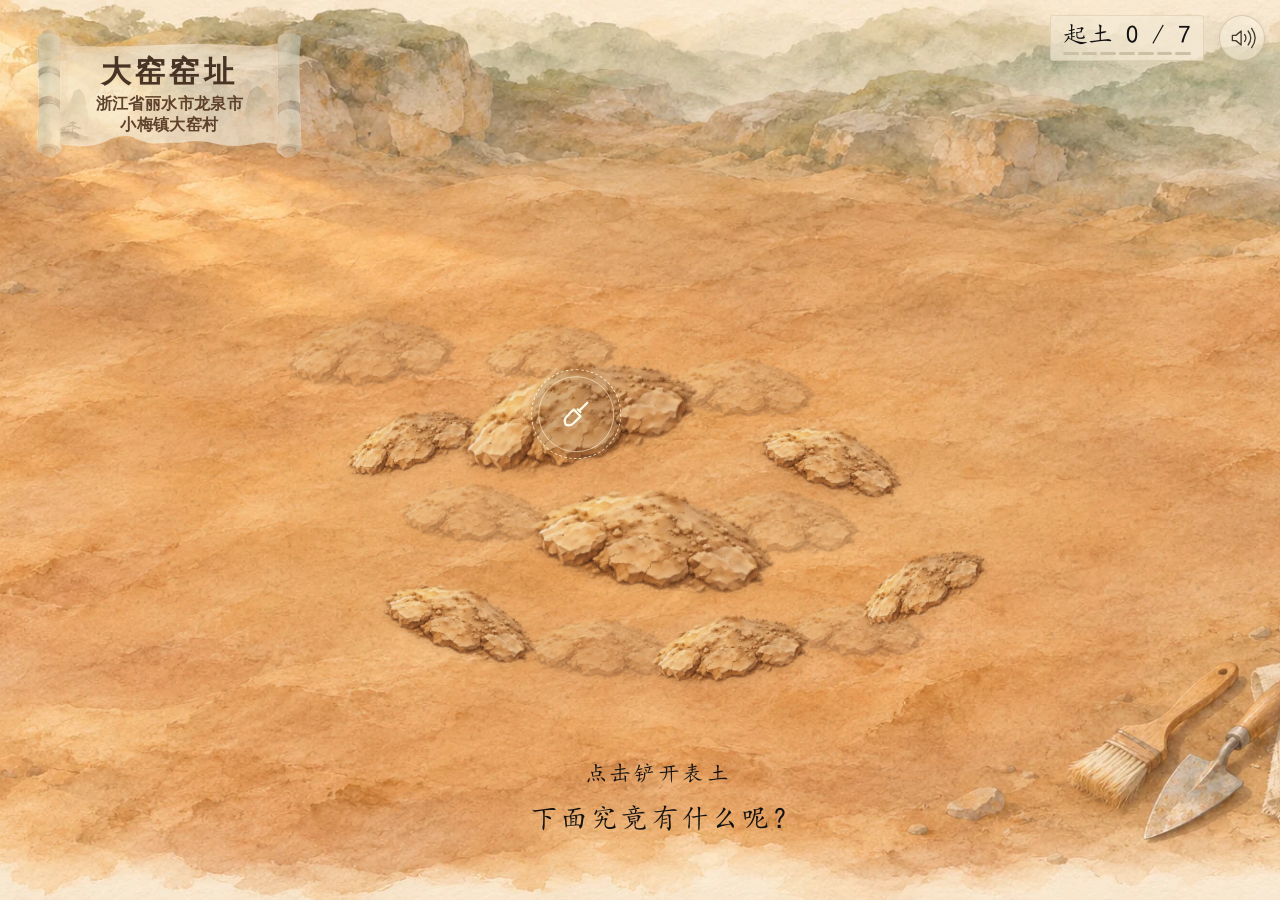
<file: index.html>
<!doctype html>
<html lang="zh-CN">
<head>
  <meta charset="utf-8">
  <meta name="viewport" content="width=device-width, initial-scale=1">
  <title>瓷光重现</title>
  <style>
    html, body {
      margin: 0;
      overflow: hidden;
      background: #211b16;
    }

    .landscape-view {
      position: fixed;
      top: 0;
      left: 0;
      width: 100vw;
      height: 100vh;
      width: 100dvw;
      height: 100dvh;
    }

    #experience {
      display: block;
      width: 100%;
      height: 100%;
      border: 0;
    }

    @media (orientation: portrait) {
      .landscape-view {
        /* Give each chapter landscape dimensions and rotate its viewport as one unit. */
        left: 100%;
        width: 100vh;
        height: 100vw;
        width: 100dvh;
        height: 100dvw;
        transform-origin: top left;
        transform: rotate(90deg);
      }
    }
  </style>
  <script>
    window.addEventListener('message', (event) => {
      const chapter = document.getElementById('experience');
      if (event.origin !== location.origin || event.source !== chapter?.contentWindow) return;
      if (event.data?.type === 'celadon:repair-ready') {
        event.source.postMessage({ type: 'celadon:host-visibility', visible: true }, location.origin);
      }
    });
  </script>
</head>
<body>
  <main class="landscape-view">
    <iframe id="experience" title="瓷光重现互动体验" src="/start/" allow="autoplay; fullscreen" allowfullscreen></iframe>
  </main>
</body>
</html>
</file>
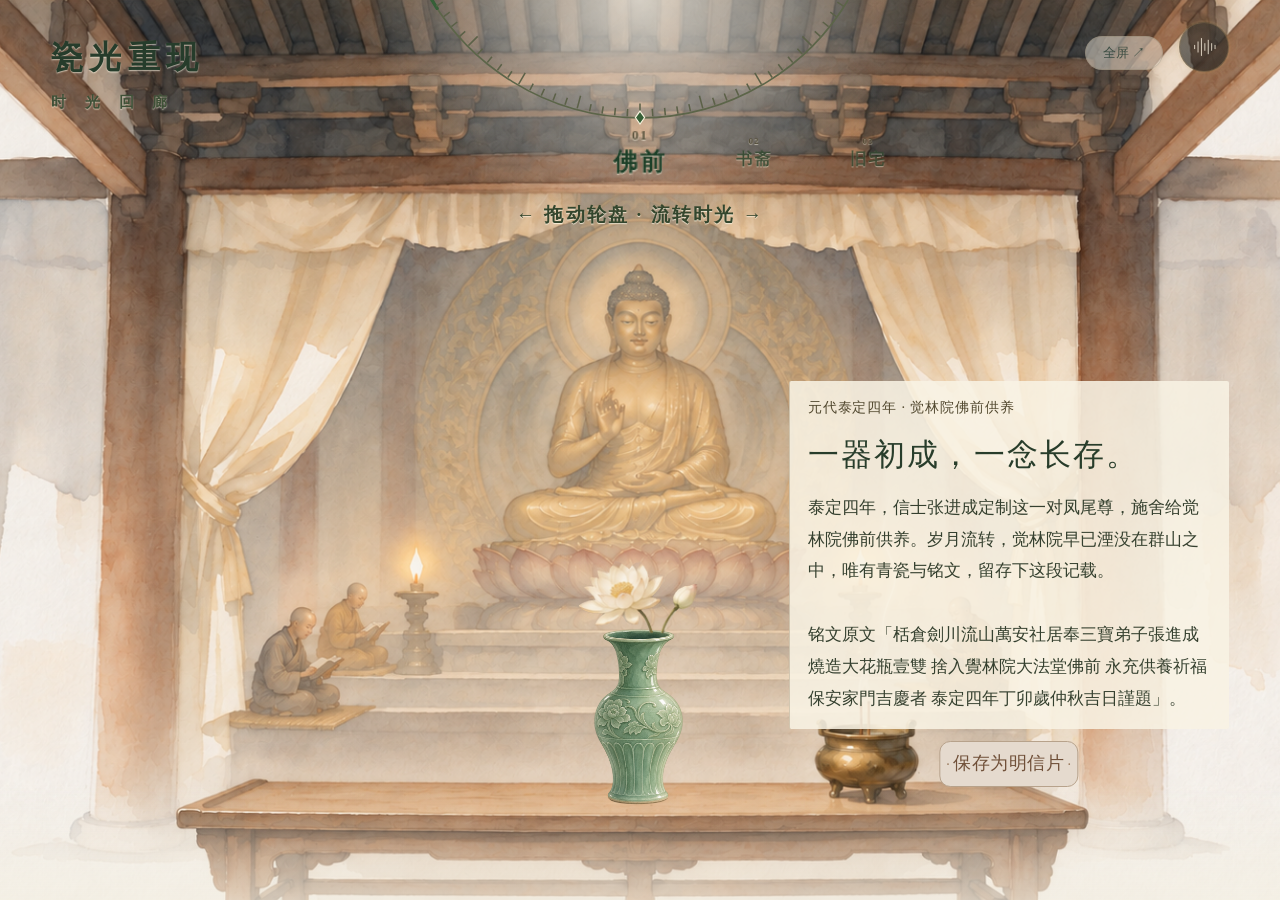
<file: gallery/index.html>
<!doctype html><html lang="zh-CN"><meta charset="utf-8"><meta name="viewport" content="width=device-width,initial-scale=1"><title>瓷光重现 · 时光回廊</title><meta http-equiv="refresh" content="0;url=修改前调整版/index.html"><script>location.replace(new URL('修改前调整版/index.html',location.href).href)</script><a href="修改前调整版/index.html">进入时光回廊</a></html>
</file>
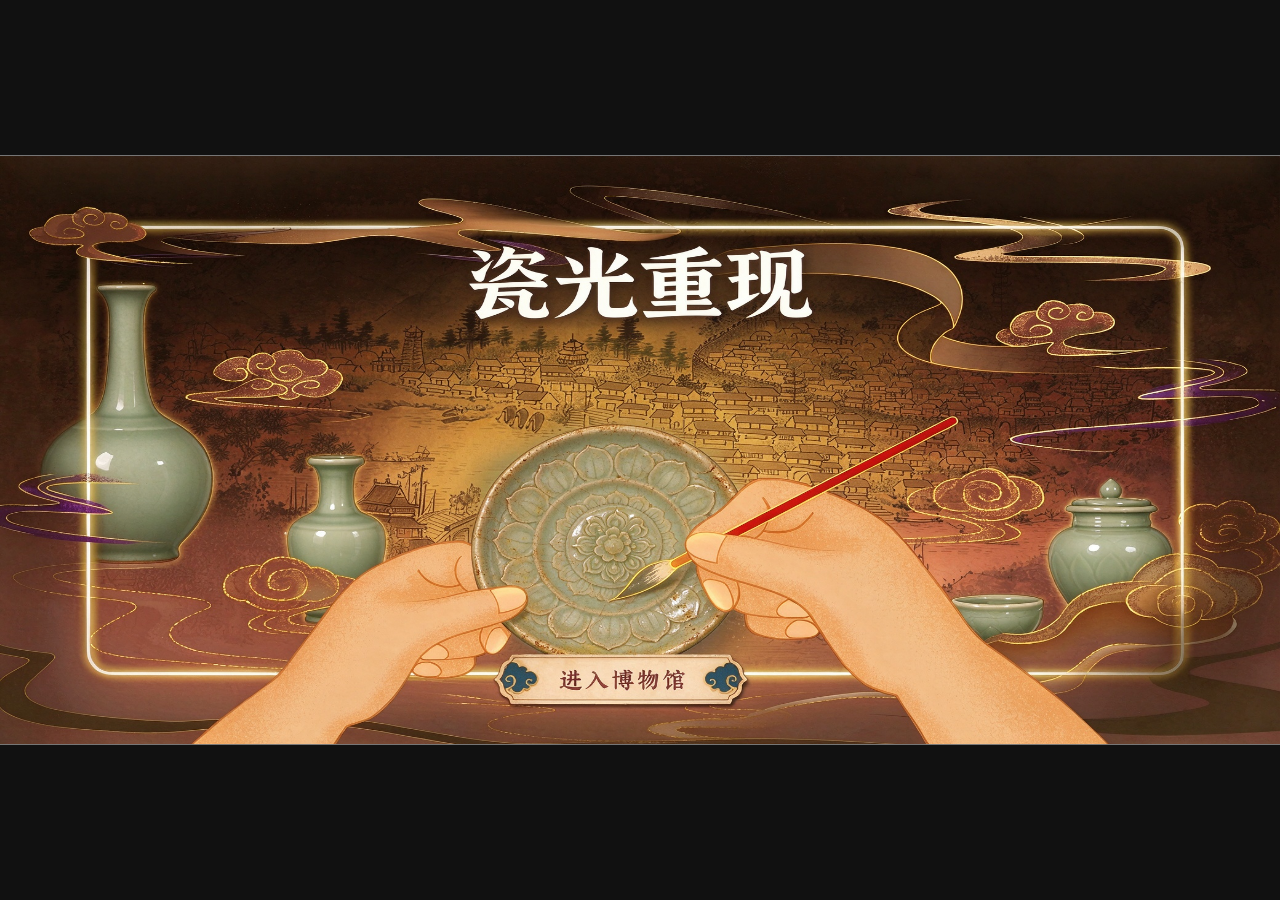
<file: home/index.html>
<!doctype html>
<html lang="zh-CN">
  <head>
    <meta charset="UTF-8" />
    <meta name="viewport" content="width=device-width, initial-scale=1, viewport-fit=cover" />
    <meta name="theme-color" content="#f5f1ea" />
    <title>瓷光重现 · 主页</title>
    <script type="module" src="/home/assets/model-viewer-4.0.0.min.js"></script>
    <script type="module" crossorigin src="/home/assets/index-C-mFAxhn.js"></script>
    <link rel="stylesheet" crossorigin href="/home/assets/index-CPInpF4U.css">
    <link rel="stylesheet" href="/home/assets/chapter-links.css">
  </head>
  <body>
    <div id="root"></div>
  </body>
</html>
</file>
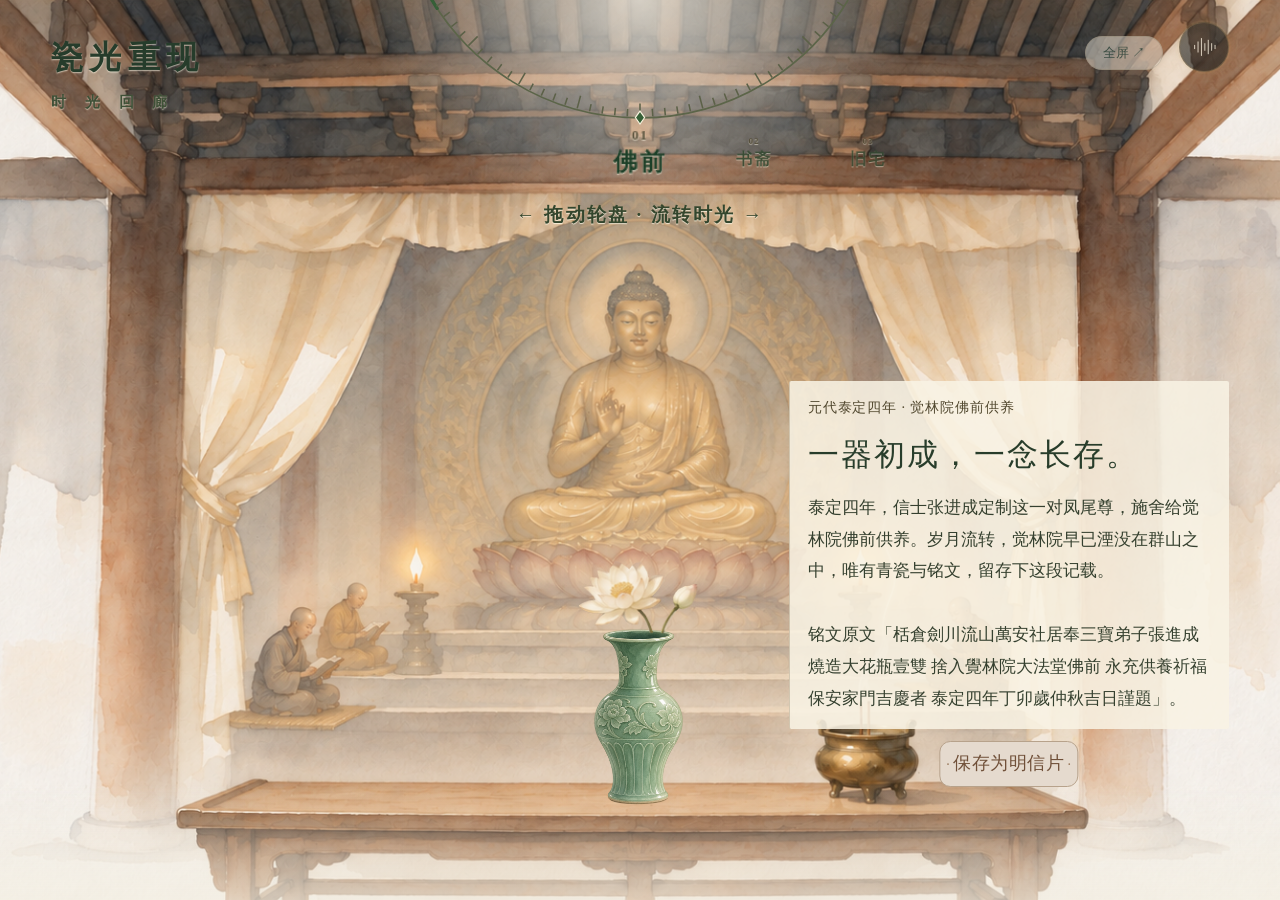
<file: gallery/修改前调整版/index.html>
<!doctype html><html lang="zh-CN"><meta charset="utf-8"><meta name="viewport" content="width=device-width,initial-scale=1"><title>瓷光重现 · 时光回廊</title><link rel="stylesheet" href="../style.css"><link rel="stylesheet" href="revision.css?v=clean-celadon-12"><link rel="stylesheet" href="../top-wheel.css?v=larger-guide-4"><link rel="stylesheet" href="gallery-sound-control.css?v=paper-position-fix-15"><link rel="stylesheet" href="gallery-petals.css?v=1"><main><div id="scenery"></div><div class="wash"></div><header><a href="#" id="brand">瓷光重现<small>时 光 回 廊</small></a><div class="tools"><button id="fullscreen">全屏 ↗</button></div></header><section aria-live="polite"><div id="period"></div><h1 id="title"></h1><p id="description"></p></section><div id="artifact"><img class="body" src="assets/vase.png" alt="随岁月变化的龙泉青瓷" draggable="false"><div id="contents" aria-label="瓶内物品"><svg class="stem-bridge" viewBox="0 0 100 100" preserveAspectRatio="none" aria-hidden="true"><g fill="none" stroke-linecap="round"><path d="M42 90 Q44 98 48 108 M45 89 Q46 100 49 108 M54 91 Q53 101 51 108" stroke="#626039" stroke-width="1.35"/><path d="M42 90 Q44 98 48 108 M45 89 Q46 100 49 108 M54 91 Q53 101 51 108" stroke="#aaa26a" stroke-width=".35"/></g></svg><img alt="" draggable="false"></div><img class="lip" src="assets/vase.png" alt="" draggable="false"><div class="museum-light" aria-hidden="true"></div></div><div id="glass"><svg viewBox="0 0 1668 943" preserveAspectRatio="xMidYMid slice"><path d="M242 0L807 105L812 792L239 759Z" fill="#e5f5df" opacity=".04"/><path d="M785 119L786 704" stroke="#fff" stroke-width="2" opacity=".16"/><path d="M258 177L276 151L732 244L732 250Z" fill="#fff" opacity=".025"/></svg></div><aside>龙泉青瓷<span>缠枝牡丹纹凤尾尊</span></aside><nav class="time-wheel" aria-label="拖动时光轮盘"><svg class="dial-face" viewBox="0 0 600 180" aria-hidden="true"><path class="dial-base" d="M77 0 A260 260 0 0 0 523 0"/><path class="dial-progress" d="M77 0 A260 260 0 0 0 523 0" pathLength="100"/><defs><clipPath id="dialTickWindow" clipPathUnits="userSpaceOnUse"><path fill-rule="evenodd" clip-rule="evenodd" d="M37 -135 A263 263 0 1 0 563 -135 A263 263 0 1 0 37 -135 Z M57 -135 A243 243 0 1 1 543 -135 A243 243 0 1 1 57 -135 Z"/></clipPath></defs><g clip-path="url(#dialTickWindow)"><g class="ring-ticks"></g></g><g id="ticks" visibility="hidden"></g><path class="dial-pointer" d="M300 119 l5 7 -5 7 -5 -7 Z"/></svg><div class="eras"><button data-era="0"><small>01</small>佛前</button><button data-era="1"><small>02</small>书斋</button><button data-era="2"><small>03</small>旧宅</button><button data-era="3"><small>04</small>博物馆</button></div><span id="progress" aria-hidden="true"></span><p class="dial-guidance"><span class="hint-left" aria-hidden="true">←</span> 拖动轮盘 · 流转时光 <span class="hint-right" aria-hidden="true">→</span></p></nav><div id="loading">正在展开时光画卷…</div><a class="postcard-entry" id="postcard-entry" href="postcard.html?scene=0">保存为明信片</a></main><script src="gallery-sound-control.js?v=9"></script><script src="scene-audio.js?v=postcard-polish-13"></script><script src="gallery-petals.js?v=incense-trial-19"></script><script src="incense-smoke.js?v=aligned-origin-2"></script><script src="app.js?v=incense-trial-19"></script><script src="../top-wheel.js?v=readable-1"></script><script src="../card-type.js?v=2"></script><script src="postcard-entry.js?v=2"></script></html>
</file>
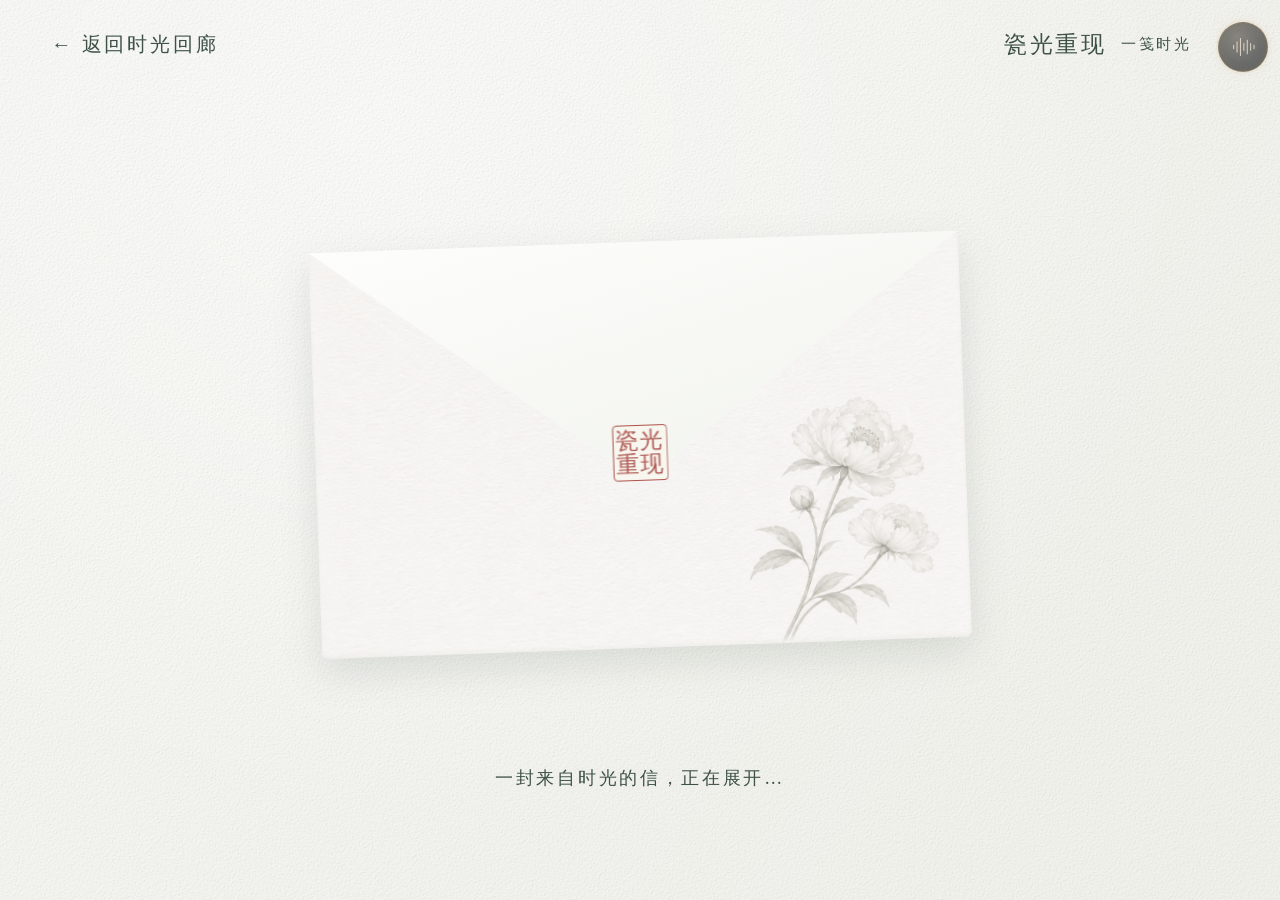
<file: gallery/修改前调整版/postcard.html>
<!doctype html>
<html lang="zh-CN"><head><meta charset="utf-8"><meta name="viewport" content="width=device-width,initial-scale=1"><title>瓷光重现 · 一笺时光</title><link rel="stylesheet" href="postcard.css?v=real-back-3"></head>
<body><svg class="paper-noise" aria-hidden="true"><filter id="grain"><feTurbulence type="fractalNoise" baseFrequency=".7" numOctaves="3" stitchTiles="stitch"/><feDiffuseLighting lighting-color="#fff" surfaceScale="1.2"><feDistantLight azimuth="225" elevation="55"/></feDiffuseLighting></filter><rect width="100%" height="100%" filter="url(#grain)"/></svg>
<link rel="stylesheet" href="gallery-sound-control.css?v=paper-position-fix-15"><header><a id="back" href="index.html">← 返回时光回廊</a><span>瓷光重现 <small>一笺时光</small></span></header>
<main><div class="stage" id="stage"><div class="envelope" id="envelope"><div class="envelope-inner"></div><button class="postcard" id="postcard" aria-label="翻转明信片" disabled><span class="card-turn"><span class="card-front"><img id="scene" alt="当前时代的青瓷明信片"><span class="caption" id="caption"></span></span><span class="card-back"><img src="assets/postcard/back.png?v=right-edge-4" alt="青瓷牡丹纹明信片背面"></span></span></button><div class="envelope-front"></div><div class="fold fold-left"></div><div class="fold fold-right"></div><div class="flap"><div class="flap-paper"></div><span class="seal">瓷光<br>重现</span></div></div></div>
<div class="postcard-controls"><p class="status" id="status" role="status">一封来自时光的信，正在展开…</p><div class="actions" id="actions" hidden><button id="flip">翻看背面</button><button id="download" type="button">保存</button></div></div></main><script src="gallery-sound-control.js?v=9"></script><script src="postcard-envelope-audio.js?v=book-page-20"></script><script src="postcard.js?v=postcard-polish-13"></script></body></html>
</file>
<file: home/assets/index-CPInpF4U.css>
:root{color:#333;font-synthesis:none;background:#111;font-family:STSong,SimSun,serif}*{box-sizing:border-box}html,body,#root{width:100%;min-height:100%;margin:0}body{background:#111;min-width:320px;min-height:100vh;overflow:hidden}button{font:inherit;cursor:pointer;border:0}.stage{background:#111;position:fixed;inset:0;overflow:hidden}.canvas-shell{transform-origin:50%;background:#fff;width:874px;height:402px;position:absolute;top:50%;left:50%;overflow:hidden}.scene{background:#fff;width:874px;height:402px;position:relative;overflow:hidden}.scene-bg{object-fit:fill;z-index:1;width:874px;height:402px;position:absolute;inset:0}.museum-scene{background:#1d242a}.museum-scene>.scene-bg{object-fit:cover}.gold-particles{z-index:3;pointer-events:none;position:absolute;inset:0;overflow:hidden}.gold-particles i{opacity:0;mix-blend-mode:screen;background:linear-gradient(135deg,#fff2a6 0%,#e7af28 48%,#fff0a0 75%,#b9780d 100%);border-radius:38% 62% 48% 52%;animation:7s linear infinite gold-particle-fall;display:block;position:absolute;top:-12px;box-shadow:0 0 6px 1px #ffd652e6}.gold-particles i:nth-child(3n){clip-path:polygon(50% 0,100% 28%,76% 100%,18% 78%,0 32%);border-radius:67% 33% 58% 42%}.gold-particles i:nth-child(3n+1){clip-path:polygon(18% 0,92% 16%,100% 66%,58% 100%,0 72%)}.gold-particles i:nth-child(3n+2){clip-path:polygon(42% 0,100% 18%,82% 84%,28% 100%,0 40%)}.gold-particles i:nth-child(3n){animation-duration:8.5s}.gold-particles i:nth-child(2n){animation-duration:6.2s}@keyframes gold-particle-fall{0%{opacity:0;transform:translateY(-15px)rotate(0)scale(.65)}10%{opacity:1}48%{opacity:.98;transform:translate(6px,205px)rotate(125deg)scale(1.7)}78%{opacity:.75}to{opacity:0;transform:translate(12px,430px)rotate(260deg)scale(1.25)}}.archive-artifact-hit{z-index:5;cursor:pointer;background:0 0;border:0;width:128px;height:160px;position:absolute;top:34px;left:264px}.archive-artifact-hit-lower{top:228px}.archive-artifact-hit-lower-left{top:228px;left:132px}.archive-artifact-hit-upper-left{top:34px;left:132px}.archive-artifact-hit-upper-right{width:140px;height:172px;top:34px;left:486px}.archive-artifact-hit-upper-right-second{width:140px;height:190px;top:34px;left:642px}.archive-artifact-hit-lower-right{width:140px;height:170px;top:228px;left:486px}.archive-artifact-hit-lower-right-second{width:140px;height:138px;top:260px;left:642px}.repair-card-overlay{z-index:20;background:#0000002e;border:0;justify-content:center;align-items:center;width:874px;height:402px;margin:0;padding:0;display:flex;position:absolute;top:0;left:0}.repair-card-overlay img{object-fit:contain;object-position:50% 50%;pointer-events:none;width:100%;height:100%;margin:auto;display:block}.repair-model{z-index:4;--poster-color:transparent;background:0 0;width:390px;height:285px;position:absolute;top:72px;left:208px;transform:scale(.88)}.scene-back-arrow,.repair-card-back-arrow{z-index:12;cursor:pointer;background:0 0;border:0;place-items:center;width:38px;height:28px;padding:0;display:grid;position:absolute;top:12px;left:14px}.scene-back-arrow img,.repair-card-back-arrow img{object-fit:contain;pointer-events:none;width:100%;height:100%}.floating-gallery{z-index:4;perspective:650px;width:610px;height:260px;transform-style:preserve-3d;pointer-events:auto;position:absolute;top:50%;left:calc(50% + 45px);transform:translate(-50%,-43%)}.floating-gallery.is-dragging{cursor:grabbing}.floating-gallery.is-dragging .gallery-card{cursor:grabbing;transition:none}.gallery-hit{appearance:none;cursor:pointer;background:0 0;border:0;padding:0;display:block;position:absolute}.gallery-card{appearance:none;color:#0000;width:165px;height:202px;box-shadow:none;-webkit-backdrop-filter:none;backdrop-filter:none;transform-style:preserve-3d;transform-origin:50% 50% 0;pointer-events:none;background:0 0;border:0;border-radius:0;outline:none;place-items:center;display:grid;position:absolute;overflow:visible}.gallery-card:after{display:none}.gallery-card img{z-index:1;object-fit:contain;pointer-events:none;filter:drop-shadow(0 10px 9px #0000004d);width:82%;height:82%;position:relative}.gallery-card-four img{mix-blend-mode:multiply}.gallery-card-image{box-shadow:none;-webkit-backdrop-filter:none;backdrop-filter:none;background:0 0;border:0;border-radius:0;overflow:hidden}.gallery-card-image:after{display:none}.gallery-card-image img{object-fit:fill;filter:drop-shadow(0 8px 8px #00000038);width:232px;max-width:none;height:232px;transform:translate(-33px,-10px)}.gallery-card-center{animation:5s ease-in-out infinite gallery-hover-center;box-shadow:inset 0 1px #ffffff4d,0 23px 35px #0006,0 5px 12px #0000004d}.gallery-card-center img{width:86%;height:86%}@keyframes gallery-hover-center{0%,to{margin-top:0}50%{margin-top:-6px}}.cloud-layer{object-fit:fill;pointer-events:none;z-index:2;opacity:.42;width:874px;height:402px;position:absolute;inset:0}.cloud-layer-a{animation:9s ease-in-out infinite alternate cloud-float-a}.cloud-layer-b{opacity:.24;animation:13s ease-in-out infinite alternate cloud-float-b}.home-bg{width:874px;left:0}.home-video{z-index:2;opacity:0;pointer-events:none;transition:opacity .2s}.home-video.ready{opacity:1}.home-start{z-index:6;color:#4f3825;text-align:center;background:linear-gradient(#fff0cf,#f4dcae);border:1px solid #8d6736a6;border-radius:18px;width:180px;height:36px;font-family:STSong,SimSun,serif;font-size:18px;line-height:34px;animation:.7s cubic-bezier(.22,.8,.25,1) both slide-up;position:absolute;top:348px;left:355px;box-shadow:0 2px 5px #412e1947}.home-archive-hit{z-index:6;cursor:pointer;background:0 0;border:0;width:280px;height:56px;padding:0;position:absolute;top:330px;left:297px}.home-enter-button{z-index:5;object-fit:fill;pointer-events:none;width:280px;height:56px;position:absolute;top:330px;left:297px}.page-home-back,.book-back{z-index:25;background:0 0;place-items:center;width:24px;height:24px;padding:0;display:grid;position:absolute}.page-home-back{z-index:26;top:13px;left:82px}.page-home-back i,.book-back i{border-bottom:2px solid #fff;border-left:2px solid #fff;width:9px;height:9px;margin-left:4px;display:block;transform:rotate(45deg)}.book-back i{border-color:#4f4f4f}.book-back{top:73px;left:164px}.intro-scene .book-back{top:64px;left:169px}.intro-scene:last-child .book-back{top:66px;left:168px}.book{z-index:2;width:599px;height:324px;position:absolute;top:39px;left:138px;overflow:hidden}.book img{width:654.9px;height:367.17px;position:absolute;top:0;left:0;transform:translate(-27.22px,-22.9px)}.intro-object{z-index:4;object-fit:contain;animation:.7s cubic-bezier(.22,.8,.25,1) both slide-up;position:absolute}.intro-object-one{width:147px;height:166px;top:98px;left:217px}.intro-object-two{width:154px;height:144px;top:118px;left:225px}.intro-object-three{width:82px;height:168px;top:90px;left:257px}.artifact-caption{z-index:4;color:#333;white-space:nowrap;font-size:14px;line-height:20px;position:absolute;top:271px;left:225px}.intro-scene .artifact-caption{text-align:left}.intro-copy{z-index:4;color:#333;text-align:justify;width:228px;height:245px;font-size:12px;line-height:17px;position:absolute;top:78px;left:461px;overflow:hidden}.intro-copy h2{text-align:center;text-indent:0;margin:0 0 5px;font-size:12px;font-weight:700;line-height:17px}.intro-copy p{text-indent:2em;text-align:justify;margin:0 0 5px}.cabinet-hotspot,.object-hotspot{z-index:20;background:0 0;position:absolute}.cabinet-left{width:50px;height:37px;top:365px;left:330px}.cabinet-right{width:50px;height:37px;top:365px;left:500px}.object-hotspot{width:160px;height:215px}.museum-object{top:103px;left:385px}.object2-object{width:199px;height:182px;top:153px;left:376px}.object3-object{width:131px;height:230px;top:97px;left:401px}.repair-journey{z-index:30;cursor:pointer;background:0 0;border:0;border-radius:12px;width:169.6px;height:24px;padding:0;position:absolute;bottom:14px;right:20px;overflow:hidden}.repair-journey img{object-fit:fill;width:169.6px;height:24px;display:block}@keyframes fade-in{0%{opacity:0}to{opacity:1}}@keyframes slide-up{0%{opacity:0;transform:translateY(48px)}to{opacity:1;transform:translateY(0)}}@keyframes cloud-float-a{0%{transform:translate(-34px)translateY(5px)scale(1)}to{transform:translate(34px)translateY(-7px)scale(1.05)}}@keyframes cloud-float-b{0%{transform:translate(42px)translateY(-5px)scale(1.04)}to{transform:translate(-42px)translateY(7px)scale(1)}}
</file>
<file: home/assets/chapter-links.css>
.repair-start-link {
  position: absolute;
  z-index: 5;
  left: 507px;
  top: 289px;
  width: 145px;
  height: 36px;
  border-radius: 12px;
}

.repair-start-link:hover {
  box-shadow: 0 0 12px #f4d392a6;
}

.repair-start-link:focus-visible {
  outline: 2px solid #fff2cd;
  outline-offset: 2px;
}
</file>
<file: gallery/style.css>
:root{--paper:#f3eee2;--ink:#3c4d43}*{box-sizing:border-box}html,body{margin:0;width:100%;height:100%;overflow:hidden}body{background:var(--paper);font-family:"LXGW WenKai TC",KaiTi,"楷体",serif;color:var(--ink)}button{font:inherit;color:inherit;cursor:pointer}button:focus-visible,a:focus-visible{outline:2px solid #967749;outline-offset:5px}main{width:100%;height:100%;height:100dvh;position:relative;overflow:hidden;touch-action:none;user-select:none}#scenery,.scene{position:absolute;inset:0}.scene{will-change:opacity,transform,clip-path;opacity:0}.scene img{width:100%;height:100%;object-fit:cover;pointer-events:none}.wash{position:absolute;inset:0;pointer-events:none;background:linear-gradient(90deg,#f6f1e4e0,#f6f1e448 29%,transparent 50%),linear-gradient(0deg,#f4efe2f7,#f4efe219 24%,transparent 60%)}header{position:absolute;top:4vh;left:4vw;right:4vw;display:flex;justify-content:space-between;align-items:start;z-index:5}#brand{text-decoration:none;color:var(--ink);font-size:21px;letter-spacing:.22em}#brand small{display:block;font-size:10px;letter-spacing:.5em;margin-top:9px;color:#7e7c66}#fullscreen{background:#f6f1e477;border:1px solid #867c6555;border-radius:24px;padding:7px 17px;font-size:13px}section{position:absolute;left:6vw;top:32%;z-index:4;max-width:31%;pointer-events:none}#period{color:#7b6b4e;font-size:14px;letter-spacing:.12em}h1{font-size:clamp(23px,2.7vw,44px);line-height:1.6;font-weight:400;letter-spacing:.07em;margin:19px 0 11px}#description{font-size:clamp(13px,1.2vw,19px);line-height:1.9;max-width:22em;margin:0;color:#5e6355}section.changing{animation:enter .7s ease both}@keyframes enter{from{opacity:0;transform:translateY(9px)}to{opacity:1;transform:none}}#artifact{position:absolute;z-index:3;left:50%;bottom:19%;height:47%;width:28%;transform:translateX(-50%);pointer-events:none;will-change:transform}#artifact img{width:100%;height:100%;object-fit:contain;filter:drop-shadow(2px 8px 7px #38412c26)}aside{position:absolute;right:5%;top:34%;writing-mode:vertical-rl;font-size:17px;letter-spacing:.3em;background:#f4efdf91;padding:18px 13px;border-left:1px solid #8e9a7866}aside span{font-size:12px;letter-spacing:.18em;margin-right:11px}nav{position:absolute;z-index:6;bottom:5%;left:50%;transform:translateX(-50%);width:min(560px,60vw);text-align:center;height:115px}nav svg{position:absolute;width:100%;height:88px;inset:0;fill:none;stroke:#9b8c6f66;stroke-width:1}.eras{position:absolute;inset:14px 4% 28px;display:flex;justify-content:space-between;align-items:center}.eras button{background:transparent;border:0;min-width:65px;min-height:48px;font-size:16px;letter-spacing:.12em;color:#6d715e;transition:color .3s,transform .3s}.eras small{display:block;font:10px Georgia,serif;letter-spacing:.12em;margin-bottom:5px;color:#9b8c6f}.eras button[aria-pressed=true]{color:#354d3b;transform:translateY(-7px)}.eras button[aria-pressed=true]:after{content:"";display:block;width:5px;height:5px;background:#71866e;transform:rotate(45deg);margin:8px auto -13px}.track{position:absolute;bottom:27px;height:1px;background:#a4977b55;left:10%;right:10%}.track i{position:absolute;width:25%;height:2px;top:-1px;background:#788b71}nav p{position:absolute;bottom:0;width:100%;font-size:11px;letter-spacing:.18em;color:#817b68;margin:0}footer{position:absolute;bottom:2.5%;left:4vw;right:4vw;display:flex;justify-content:space-between;font-size:10px;letter-spacing:.12em;color:#787563}#loading{position:absolute;inset:0;background:var(--paper);z-index:10;display:grid;place-items:center;font-size:17px;letter-spacing:.15em;transition:opacity .7s}@media(max-height:550px){header{top:18px}section{top:28%}h1{margin:10px 0}nav{bottom:6%;width:44vw;height:85px}nav svg{height:65px}.eras{inset:0 0 20px}.track{bottom:20px}nav p{font-size:9px}#artifact{bottom:24%;height:46%}aside{top:25%}#brand{font-size:17px}}@media(orientation:portrait){section{top:18%;left:8%;max-width:80%}h1{font-size:26px}.wash{background:linear-gradient(180deg,#f5f0e4bb,transparent 55%,#f5f0e4ee)}#artifact{bottom:27%;height:34%;width:64%}nav{width:90vw;bottom:9%}aside{right:6%;top:49%}}@media(prefers-reduced-motion:reduce){section.changing{animation:none}}
</file>
<file: gallery/修改前调整版/revision.css>
/* Placement follows each scene's source coordinate system and its cover crop. */
.wash{background:linear-gradient(0deg,#f4efe2a8,transparent 13%);z-index:4;pointer-events:none}aside{display:none}section{left:auto;right:4vw;top:auto;bottom:26%;max-width:29%;padding:14px 18px;background:#f8f3e4df;border-left:1px solid #a99b7e77;border-radius:2px}section h1{font-size:clamp(19px,2vw,30px);margin:9px 0}#description{font-size:clamp(12px,1vw,16px)}#period{font-size:12px}.tools{display:flex;align-items:center;gap:10px}.compare{background:#f6f1e4dd;text-decoration:none;color:#526047;border:1px solid #867c6555;border-radius:24px;font-size:12px;padding:7px 15px;letter-spacing:.05em}
#artifact{position:absolute;z-index:3;left:0;top:0;bottom:auto;width:0;height:0;transform:none;pointer-events:none;will-change:left,top,width,height}#artifact .body,#artifact .lip{position:absolute;inset:0;width:100%;height:100%;object-fit:fill;filter:none}#artifact .body{z-index:2}#artifact .lip{z-index:4;clip-path:inset(5% 0 89% 0)}#contents{position:absolute;left:50%;bottom:96%;width:100%;height:auto;transform:translateX(-50%);z-index:3;opacity:0;transition:opacity .65s ease}#contents img{position:relative;display:block;width:100%;height:auto;object-fit:contain;filter:none}#contents.lotus{width:138%}#contents.scrolls{width:95%}#contents.pink{width:170%}

#glass{position:absolute;inset:0;z-index:4;pointer-events:none;opacity:0}#glass svg{width:100%;height:100%;display:block}nav{bottom:1.5%;height:85px;background:radial-gradient(ellipse at bottom,#f8f4e4b9,transparent 75%)}nav svg{height:64px}.eras{inset:0 4% 24px}.track{bottom:23px}footer{bottom:1%;z-index:5;font-size:9px}
@media(orientation:portrait){section{left:6vw;right:auto;top:15%;bottom:auto;max-width:85%}nav{bottom:6%}.tools{gap:5px}.compare{padding:6px 8px}}@media(max-height:550px){section{padding:9px 12px;max-width:29%}#description{font-size:11px}section h1{font-size:19px}}
@media(prefers-reduced-motion:reduce){#contents{transition:none}}

@media(orientation:portrait){section{left:auto;right:4vw;top:auto;bottom:21%;max-width:44%;padding:10px 13px}section h1{font-size:20px}#description{font-size:12px}}

/* The celadon surface stays clean throughout all four scenes. */




#contents .stem-bridge{display:none;position:absolute;inset:0;width:100%;height:100%;overflow:visible;z-index:0;pointer-events:none}#contents.pink .stem-bridge{display:block}#contents img{z-index:1}

/* Preserve celadon hue: age is shown as local marks, never a gray wash. */
#contents.pink{bottom:92%}#contents.pink .stem-bridge{display:none}

#contents.scrolls{bottom:92%}

#artifact .museum-light{position:absolute;inset:0;z-index:6;pointer-events:none;opacity:0;mix-blend-mode:screen;background:radial-gradient(ellipse at 79% 18%,#fff4bacc,transparent 30%),radial-gradient(ellipse at 81% 48%,#e9ffcba6,transparent 29%),linear-gradient(105deg,transparent 45%,#efffbf55 76%,transparent 91%);mask:url('assets/vase.png') center/100% 100% no-repeat;-webkit-mask:url('assets/vase.png') center/100% 100% no-repeat}

/* Lift the first and third scene cards as a whole; preserve their typography. */
section.raised-card{margin-bottom:4vh}

/* Relative to the original positions: first +8vh, third +2vh. */
section[data-era="0"]{margin-bottom:8vh}
section[data-era="2"]{margin-bottom:2vh}
.postcard-entry{position:absolute;z-index:8;min-height:42px;padding:9px 23px;border:1px solid #677a6077;border-radius:3px;background:#faf8edeb;color:#344d38;font:17px "LXGW WenKai TC",KaiTi,serif;letter-spacing:.12em;box-shadow:0 3px 12px #33432a12;text-decoration:none;text-align:center;transition:background .2s,box-shadow .2s}
.postcard-entry:hover{background:#fffdf5;box-shadow:0 4px 16px #33432a22}

.postcard-entry{min-height:34px;padding:6px 15px;font-size:14px;letter-spacing:.08em;width:max-content!important}

section[data-era="0"]{margin-bottom:10vh}
section[data-era="2"]{margin-bottom:3vh}
.postcard-entry{transform:translateX(-50%);padding:7px 22px;min-height:35px;font-size:14px;letter-spacing:.14em;border:1px solid #73836b88;border-radius:2px;color:#3e5542;background:linear-gradient(120deg,#fffef4ed,#eef1e6ed);box-shadow:0 2px 8px #52624412,inset 0 0 0 3px #fffdf6a0;white-space:nowrap}
.postcard-entry:before,.postcard-entry:after{content:"·";color:#819175;margin:0 8px;font-size:12px}
.postcard-entry:hover{background:#fffef5;border-color:#4f6c50;box-shadow:0 3px 10px #52624420,inset 0 0 0 3px #f0f2e7}

/* Quiet celadon button: one solid fill, no white inset or hover recoloring. */
.postcard-entry,.postcard-entry:hover{border:1px solid #89987b;border-radius:11px;background:#dce3cf;color:#344d39;box-shadow:none;transition:transform .12s}
.postcard-entry:active{background:#bdcbae;border-color:#718367;transform:translateX(-50%) scale(.97)}

/* Match the story card paper, with a shorter centered silhouette. */
section[data-era="0"]{margin-bottom:12vh}
.postcard-entry,.postcard-entry:hover{background:#f8f3e4df;border-color:#a99b7e77;color:#514b39;padding:7px 16px;letter-spacing:.08em;box-shadow:none}
.postcard-entry:before,.postcard-entry:after{content:none}
.postcard-entry:active{background:#e5dcc8;border-color:#a99b7e99}

.postcard-entry,.postcard-entry:hover{padding:7px 20px;letter-spacing:.1em}
.postcard-entry:before,.postcard-entry:after{content:"·";display:inline;color:#8d8065;margin:0 7px;font-size:13px}

.postcard-entry,.postcard-entry:hover{padding:9px 5px;min-height:43px;font-size:18px;line-height:24px;color:#765437;font-weight:500;letter-spacing:.08em;background:#f8f3e4df}
.postcard-entry:before,.postcard-entry:after{margin:0 6px;font-size:14px;color:#927657}
.postcard-entry:active{background:#e5dcc8;color:#604329}

.postcard-entry,.postcard-entry:hover{padding:9px 3px;letter-spacing:.03em;background:#e5dace;border-color:#b7a28b;color:#705039}
.postcard-entry:before,.postcard-entry:after{content:"·";margin:0 3px;color:#967559}
.postcard-entry:active{background:#d5c5b3;border-color:#a88e73;color:#604329}
</file>
<file: gallery/top-wheel.css>
/* Shared downward-facing time wheel in both versions. */
nav.time-wheel{top:0;bottom:auto;left:50%;right:auto;transform:translateX(-50%);width:min(560px,52vw);height:auto;aspect-ratio:600/224;background:radial-gradient(ellipse at top,#f7f1e6c9,transparent 70%);z-index:7;overflow:hidden;touch-action:none;cursor:grab;isolation:isolate}
nav.time-wheel.dragging{cursor:grabbing}nav.time-wheel .dial-face{position:relative;display:block;inset:auto;width:100%;height:auto;aspect-ratio:600/180;overflow:visible;fill:none;stroke:none}
.time-wheel .dial-base{stroke:#99866a88;stroke-width:1}.time-wheel .dial-progress{stroke:#6f8a67;stroke-width:2.6;stroke-linecap:round;fill:none}.time-wheel .ring-ticks{stroke:#94806999;stroke-width:1;transform-origin:300px -135px}.time-wheel .dial-pointer{fill:#71866a;stroke:#eff0df;stroke-width:1}
nav.time-wheel .eras{position:absolute;top:63%;bottom:auto;left:0;right:0;height:28%;display:block;overflow:visible;pointer-events:none}
nav.time-wheel .eras button{position:absolute;top:0;left:50%;min-width:86px;min-height:44px;border:0;background:none;pointer-events:auto;font-size:16px;color:#65705b;white-space:nowrap;transform-origin:50% 50%;will-change:transform,opacity;transition:color .2s}
nav.time-wheel .eras button:after{display:none}nav.time-wheel .eras small{font-size:9px;margin-bottom:3px;letter-spacing:.1em}nav.time-wheel .eras button[aria-pressed=true]{color:#344f39;font-weight:600}
nav.time-wheel p{bottom:0;width:100%;font-size:10px;letter-spacing:.12em;pointer-events:none;margin:0;color:#81745e}nav.time-wheel .track{display:none}nav.time-wheel #progress{display:none}
@media(max-width:850px){nav.time-wheel{width:min(440px,58vw);top:0}nav.time-wheel .eras button{font-size:14px;min-width:72px}nav.time-wheel p{font-size:9px}}
@media(orientation:portrait){nav.time-wheel{top:70px;width:min(500px,88vw)}nav.time-wheel .eras button{font-size:15px}header{z-index:8}}
@media(max-height:500px) and (orientation:landscape){nav.time-wheel{width:min(400px,46vw)}nav.time-wheel .eras button{font-size:13px;min-height:34px}nav.time-wheel p{font-size:8px}.time-wheel .eras small{font-size:8px}}

section #description{white-space:pre-line}section.inscription-card{width:min(440px,35vw);max-width:35vw;max-height:calc(100dvh - 245px);overflow-y:auto;overscroll-behavior:contain;scrollbar-width:thin;scrollbar-color:#9ca58c transparent;pointer-events:auto;touch-action:pan-y}section.inscription-card #period{font-size:12px;line-height:1.8;letter-spacing:.06em}section.inscription-card h1{font-size:clamp(20px,2vw,27px);margin:10px 0 12px}section.inscription-card #description{font-size:14px;line-height:1.9;max-width:none;user-select:text}section.inscription-card{bottom:7%}@media(orientation:portrait){section.inscription-card{width:54vw;max-width:54vw;right:4vw;left:auto;top:auto;bottom:5%;max-height:calc(100dvh - 280px)}section.inscription-card #description{font-size:13px;line-height:1.8}}@media(max-height:500px) and (orientation:landscape){section.inscription-card{max-height:calc(100dvh - 160px);bottom:4%;width:36vw;max-width:36vw}section.inscription-card #description{font-size:13px;line-height:1.75}}

.time-wheel .ring-ticks{transform-origin:0 0;transform-box:view-box}

/* Shared readability: scale type proportionally and preserve selected-label zoom. */
nav.time-wheel{aspect-ratio:600/244}nav.time-wheel .eras{top:57.5%}
.time-wheel .dial-base{stroke:#5c6549;stroke-width:1.8}.time-wheel .dial-progress{stroke:#365f37;stroke-width:3.6}.time-wheel .ring-ticks{stroke:#5c6148;stroke-width:1.65}.time-wheel .dial-pointer{fill:#365f37;stroke:#f8f3df;stroke-width:1.2}
nav.time-wheel .eras button{font-size:20px;color:#344a32;font-weight:600;text-shadow:0 1px 1px #fff9e8b3}nav.time-wheel .eras button[aria-pressed=true]{color:#1c3f28;font-weight:700}nav.time-wheel .eras small{font-size:11.25px;color:#544d37;font-weight:600}
nav.time-wheel p{font-size:12.5px;color:#34462d;font-weight:600;letter-spacing:.12em;text-shadow:0 1px 1px #fff9e8cc;animation:guide-bob 2s ease-in-out infinite}.hint-left,.hint-right{display:inline-block;font-weight:700}.hint-left{animation:hint-left 1.8s ease-in-out infinite}.hint-right{animation:hint-right 1.8s ease-in-out infinite}
@keyframes guide-bob{0%,100%{transform:translateY(0)}50%{transform:translateY(-2px)}}@keyframes hint-left{0%,100%{transform:translateX(0)}50%{transform:translateX(-5px)}}@keyframes hint-right{0%,100%{transform:translateX(0)}50%{transform:translateX(5px)}}
nav.time-wheel.dragging p,nav.time-wheel.dragging .hint-left,nav.time-wheel.dragging .hint-right{animation-play-state:paused}
#brand{transform:scale(1.25);transform-origin:top left;color:#263c2b;font-weight:600;text-shadow:0 1px 1px #fff9e8aa}#brand small{color:#3f5037;font-weight:600}
section #period{color:#51482f}section h1{color:#283d2b}section #description{color:#35402f}
.foreground>img{position:absolute;inset:0;width:100%;height:100%;object-fit:cover}.foreground .original-contents{transition:opacity .65s ease}
@media(max-width:850px){nav.time-wheel .eras button{font-size:17.5px}nav.time-wheel p{font-size:11.25px}}@media(orientation:portrait){nav.time-wheel .eras button{font-size:18.75px}}@media(max-height:500px) and (orientation:landscape){nav.time-wheel .eras button{font-size:16.25px}nav.time-wheel p{font-size:10px}.time-wheel .eras small{font-size:10px}}@media(prefers-reduced-motion:reduce){nav.time-wheel p,.hint-left,.hint-right{animation:none}.foreground .original-contents{transition:none}}

section.single-line-card{width:max-content;max-width:calc(100vw - 8vw)}section.single-line-card h1{white-space:nowrap}

#brand{transform:scale(1.5)}nav.time-wheel p{font-size:15.5px}@media(max-width:850px){nav.time-wheel p{font-size:14px}}@media(max-height:500px) and (orientation:landscape){nav.time-wheel p{font-size:12.5px}}

nav.time-wheel p{font-size:19px}@media(max-width:850px){nav.time-wheel p{font-size:17px}}@media(max-height:500px) and (orientation:landscape){nav.time-wheel p{font-size:15px}}
</file>
<file: gallery/修改前调整版/gallery-sound-control.css>
.gallery-sound-toggle{position:fixed;top:22px;right:max(20px,4vw);z-index:100;display:grid;place-items:center;width:50px;height:50px;padding:7px;border:1px solid #b394615e;border-radius:50%;background:radial-gradient(circle at 38% 28%,#403c3599,#171b1da6 78%);box-shadow:0 0 0 2px #c8a56d14,0 0 12px #ba8b3c1c,inset 0 0 8px #b59a6320;color:#f1e8d6;cursor:pointer;touch-action:manipulation}
.gallery-sound-toggle svg{display:block;width:100%;height:100%;fill:none;stroke:currentColor;stroke-width:1;stroke-linecap:round}
.gallery-sound-toggle .sound-bars path{transform-origin:50% 50%;animation:gallery-sound-wave 1.15s ease-in-out infinite}
.gallery-sound-toggle .sound-bars path:nth-child(2n){animation-delay:-.25s;animation-duration:.95s}
.gallery-sound-toggle .sound-bars path:nth-child(3n){animation-delay:-.65s;animation-duration:1.4s}
.gallery-sound-toggle .sound-slash{display:none;stroke-width:1.7}
.gallery-sound-toggle[aria-pressed="false"] .sound-bars path{animation:none;opacity:.55}
.gallery-sound-toggle[aria-pressed="false"] .sound-slash{display:block}
.gallery-sound-toggle:active{transform:scale(.94)}
.gallery-sound-toggle:focus-visible{outline:2px solid #9c7c48;outline-offset:4px}
.tools{margin-right:66px}
body:has(#envelope)>header{padding-right:70px}
@keyframes gallery-sound-wave{0%,100%{transform:scaleY(.48);opacity:.7}50%{transform:scaleY(1);opacity:1}}
@media(max-width:600px),(max-height:550px){.gallery-sound-toggle{top:16px;right:18px;width:44px;height:44px}.tools{margin-right:56px}}
@media(prefers-reduced-motion:reduce){.gallery-sound-toggle .sound-bars path{animation:none}}

/* Reserve a separate right-hand column for the sound control, including the postcard title. */
body:has(#envelope) .gallery-sound-toggle{right:12px}
body:has(#envelope)>header{padding-right:88px;gap:18px}
body:has(#envelope)>header>span{min-width:0;display:flex;align-items:center;gap:14px;flex-wrap:wrap;justify-content:flex-end}
body:has(#envelope)>header>span small{margin-left:0}
@media(max-width:700px){body:has(#envelope)>header{padding-right:78px;gap:10px}body:has(#envelope)>header>span{gap:6px}body:has(#envelope) .gallery-sound-toggle{right:10px}}
</file>
<file: gallery/修改前调整版/gallery-petals.css>
.gallery-petals{position:absolute;inset:0;overflow:hidden;z-index:3;pointer-events:none;user-select:none}
.falling-peony-petal{position:absolute;display:block;border-radius:75% 25% 68% 32%;background:linear-gradient(135deg,#fae7e2 8%,#e9b2b2 58%,#d9979f);box-shadow:inset .3px .3px 1px #fff7;opacity:0;transform-origin:center;animation:peony-petal-fall var(--duration) ease-in-out both;will-change:transform,opacity}
@keyframes peony-petal-fall{0%{opacity:0;transform:translate3d(0,0,0) rotate(-15deg)}12%{opacity:.72}45%{transform:translate3d(calc(var(--sway)*-.25),calc(var(--fall)*.43),0) rotate(55deg) rotateY(48deg);opacity:.65}80%{opacity:.48}100%{transform:translate3d(var(--sway),var(--fall),0) rotate(var(--turn)) rotateY(145deg);opacity:0}}
@media(prefers-reduced-motion:reduce){.gallery-petals{display:none}.falling-peony-petal{animation:none}}
</file>
<file: gallery/修改前调整版/postcard.css>
*{box-sizing:border-box}html,body{margin:0;min-height:100%;width:100%}body{color:#3d5145;background:#f5f5f0;font-family:"LXGW WenKai TC",KaiTi,"楷体",serif;overflow-x:hidden;background-image:radial-gradient(ellipse at 30% 15%,#fff9,transparent 65%),linear-gradient(125deg,#ffffff44,#d8dbd212)}.paper-noise{position:fixed;inset:0;width:100%;height:100%;opacity:.25;pointer-events:none;mix-blend-mode:multiply;z-index:-1}header{position:relative;z-index:20;padding:28px 4vw;display:flex;align-items:center;justify-content:space-between;font-size:17px;letter-spacing:.12em}header a{font-size:15px}header small{font-size:12px;margin-left:14px}a{color:inherit;text-decoration:none}button{font:inherit;color:inherit;cursor:pointer}button:focus-visible,a:focus-visible{outline:2px solid #536d52;outline-offset:5px}main{min-height:calc(100dvh - 84px);display:flex;align-items:center;flex-direction:column;justify-content:center;padding:18px 20px 30px}.stage{width:min(62vw,650px,104vh);aspect-ratio:1.6;position:relative;margin:12vh 0 4vh;perspective:1500px}.envelope{position:absolute;inset:0;transform:rotate(-2deg);filter:drop-shadow(0 15px 18px #33452e20);transition:transform 1.3s ease}.envelope-inner{position:absolute;inset:0;background:#dedfd4;border:1px solid #dadcd2;border-radius:8px}.envelope-front{position:absolute;inset:0;background:#f8f9f4 url('assets/postcard/envelope-paper.png') center/cover;border-radius:6px;z-index:3;clip-path:polygon(0 0,50% 58%,100% 0,100% 100%,0 100%);box-shadow:inset 0 -2px 5px #c0c5b222}.fold{position:absolute;inset:0;z-index:4;pointer-events:none;opacity:.4}.fold-left{background:linear-gradient(33deg,transparent 49.8%,#acb29d55 50%,transparent 50.3%);clip-path:polygon(0 0,50% 58%,0 100%)}.fold-right{background:linear-gradient(-33deg,transparent 49.8%,#acb29d55 50%,transparent 50.3%);clip-path:polygon(100% 0,50% 58%,100% 100%)}.flap{position:absolute;inset:0;z-index:6;transform-origin:center top;transform-style:preserve-3d;transition:transform 1.4s cubic-bezier(.4,0,.25,1)}.flap-paper{position:absolute;inset:0;background:linear-gradient(165deg,#fdfdfb,#ecefe7);clip-path:polygon(0 0,100% 0,50% 59%);filter:drop-shadow(0 3px 3px #66715b33)}.seal{position:absolute;top:45%;left:50%;transform:translateX(-50%);color:#ad524d;border:1.5px solid #ae5149;border-radius:4px;padding:3px 2px;font-size:clamp(15px,1.9vw,23px);line-height:1.05;letter-spacing:.06em;background:#f7f8f0e0;transition:opacity .4s}.postcard{display:block;position:absolute;z-index:2;top:5%;left:5%;width:90%;height:90%;padding:0;border:0;background:transparent;cursor:default;opacity:0;transition:transform 1.6s cubic-bezier(.2,.65,.22,1),opacity .5s;transform:translateY(0);perspective:1200px}.card-turn{display:block;position:relative;width:100%;height:100%;transform-style:preserve-3d;transition:transform .85s cubic-bezier(.4,0,.2,1);filter:drop-shadow(0 12px 16px #37452d24)}.card-front,.card-back{display:block;position:absolute;inset:0;backface-visibility:hidden;background:#fffef8;border-radius:3px;overflow:hidden}.card-front{padding:12px 12px 33px}.card-front img{width:100%;height:100%;object-fit:cover;display:block}.caption{position:absolute;left:12px;bottom:9px;right:12px;font-size:13px;letter-spacing:.1em;color:#41513c}.card-back{transform:rotateY(180deg)}.card-back img{width:100%;height:100%;object-fit:contain;display:block}.postcard.flipped .card-turn{transform:rotateY(180deg)}.stage.open .flap{transform:rotateX(180deg);z-index:1}.stage.open .seal{opacity:0}.stage.lifting .postcard{opacity:1;transform:translateY(-71%)}.stage.presented .envelope{transform:translateY(20%) rotate(0)}.stage.presented .postcard{z-index:8;transform:translateY(-39%) scale(1.12);cursor:pointer}.stage.presented .envelope-front,.stage.presented .envelope-inner,.stage.presented .fold,.stage.presented .flap{transition:opacity 1s;opacity:.22}.status{font-size:16px;letter-spacing:.15em;margin:20px 0;min-height:24px;text-align:center}.actions{display:flex;justify-content:center;gap:12px;flex-wrap:wrap}.actions[hidden]{display:none}.actions button,.actions a{border:1px solid #89957b66;background:#fffffa99;border-radius:3px;padding:9px 18px;font-size:14px;letter-spacing:.08em;min-height:40px}.actions button:hover,.actions a:hover{background:#fffef8;border-color:#6a815c}@media(max-width:700px){header{padding:22px 6vw;font-size:15px}header small{display:none}header a{font-size:13px}.stage{width:86vw;margin-top:12vh;margin-bottom:5vh}.status{font-size:14px}.actions{gap:8px}.actions button,.actions a{padding:9px 12px;font-size:13px}.caption{font-size:11px}.card-front{padding:8px 8px 28px}}@media(max-height:550px) and (orientation:landscape){header{padding:14px 4vw}main{padding-top:0;min-height:calc(100dvh - 50px)}.stage{width:47vw;max-width:530px;margin:8vh 0 0}.status{margin:10px 0;font-size:13px}.actions button,.actions a{padding:6px 12px;min-height:32px;font-size:12px}}@media(prefers-reduced-motion:reduce){*{transition:none!important}}

.paper-noise{z-index:0}main{position:relative;z-index:1}

header{font-size:23px}header a{font-size:20px}header small{font-size:15px}
.postcard-controls{position:relative;transform:translateY(-5vh);z-index:10}
@media(max-width:700px){header{font-size:20px}header a{font-size:17px}}

/* A fixed viewport composition; controls share one alignment and baseline. */
html,body{height:100%;height:100dvh;min-height:0;overflow:hidden;overscroll-behavior:none}
header{position:absolute;inset:0 0 auto;height:88px}
main{position:absolute;inset:88px 0 0;min-height:0;height:auto;padding:0;overflow:visible;display:block}
.stage{position:absolute;left:50%;top:44%;transform:translate(-50%,-50%);width:min(62vw,650px,85dvh);margin:0}
.postcard-controls{position:absolute;left:0;right:0;bottom:5vh;transform:none;display:flex;flex-direction:column;align-items:center}
.status{margin:0 16px 18px;min-height:24px;line-height:24px}
.actions{align-items:center;flex-wrap:nowrap}
.actions button,.actions a{display:inline-flex;align-items:center;justify-content:center;vertical-align:middle;height:40px;min-height:40px;line-height:1;padding:0 18px;margin:0;font-family:inherit;font-size:14px;font-weight:400;letter-spacing:.08em;white-space:nowrap}
@media(max-width:700px){header{height:76px}main{inset:76px 0 0}.stage{width:min(86vw,85dvh);top:43%}.postcard-controls{bottom:9vh}.actions button,.actions a{height:38px;min-height:38px;font-size:13px;padding:0 16px}.status{font-size:13px;margin-bottom:16px}}
@media(max-height:550px) and (orientation:landscape){header{height:54px}main{inset:54px 0 0}.stage{width:min(47vw,530px,85dvh);top:41%;margin:0}.postcard-controls{bottom:3vh}.status{font-size:12px;margin-bottom:9px;line-height:20px;min-height:20px}.actions button,.actions a{height:32px;min-height:32px;font-size:12px;padding:0 14px}}

/* Larger reading and actions, lifted together without changing their gap. */
.postcard-controls{bottom:10vh}
.status{font-size:18px;line-height:28px;min-height:28px}
.actions{gap:16px}
.actions button,.actions a{height:48px;min-height:48px;font-size:17px;padding:0 25px}
@media(max-width:700px){.postcard-controls{bottom:14vh}.status{font-size:15px;line-height:26px;min-height:26px}.actions button,.actions a{height:46px;min-height:46px;font-size:16px;padding:0 22px}}
@media(max-height:550px) and (orientation:landscape){.postcard-controls{bottom:7vh}.status{font-size:14px;line-height:22px;min-height:22px}.actions{gap:12px}.actions button,.actions a{height:38px;min-height:38px;font-size:14px;padding:0 20px}}

.card-front,.card-back{background:transparent;border-radius:0;overflow:visible}
.card-front{padding:0}
.card-front img,.card-back img{width:100%;height:100%;object-fit:contain}
.caption{display:none}

/* Swap real faces at the narrow edge, avoiding flattened 3D mirror artifacts. */
.card-turn,.postcard.flipped .card-turn{transform:none;transform-style:flat;transition:transform .24s ease-in-out}
.postcard.turning .card-turn{transform:scaleX(.015)}
.card-front,.card-back{transform:none;backface-visibility:visible;-webkit-backface-visibility:visible}
.card-front{visibility:visible}.card-back{visibility:hidden}
.postcard.flipped .card-front{visibility:hidden}.postcard.flipped .card-back{visibility:visible}
</file>
